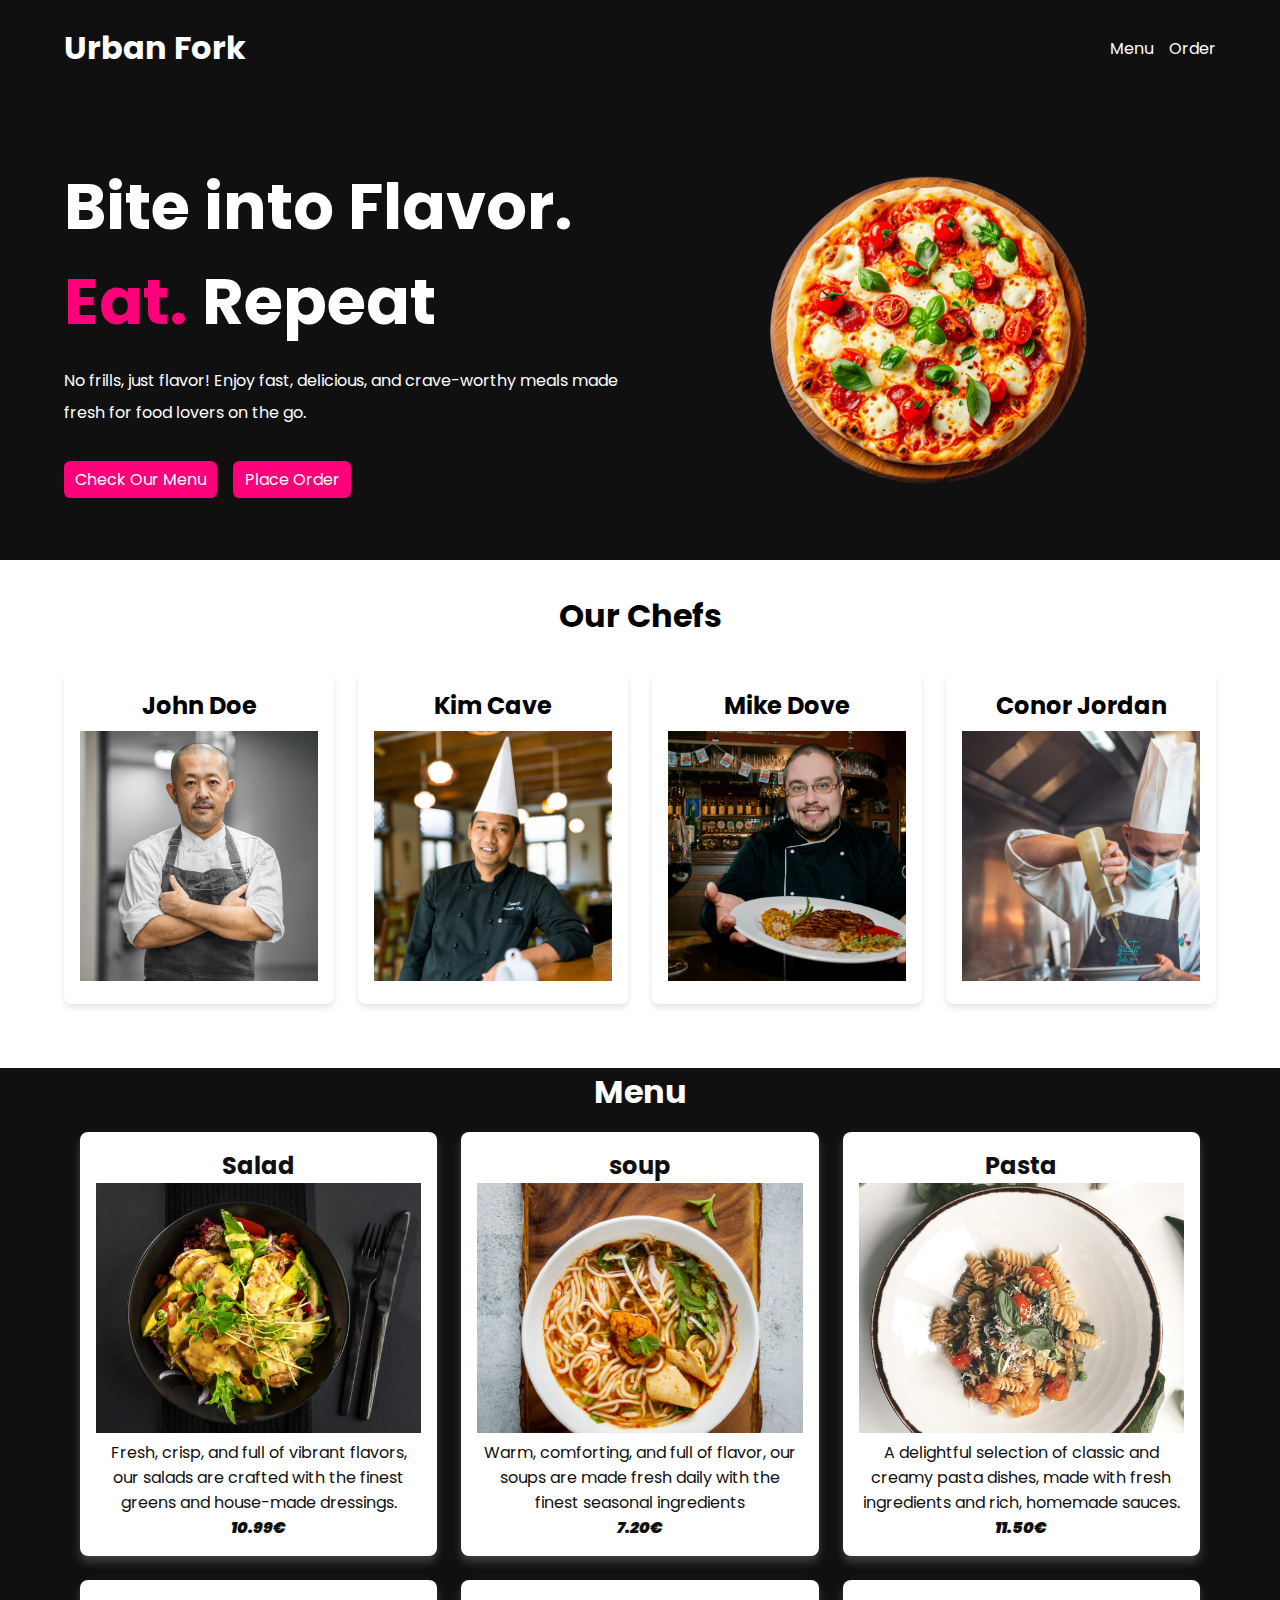
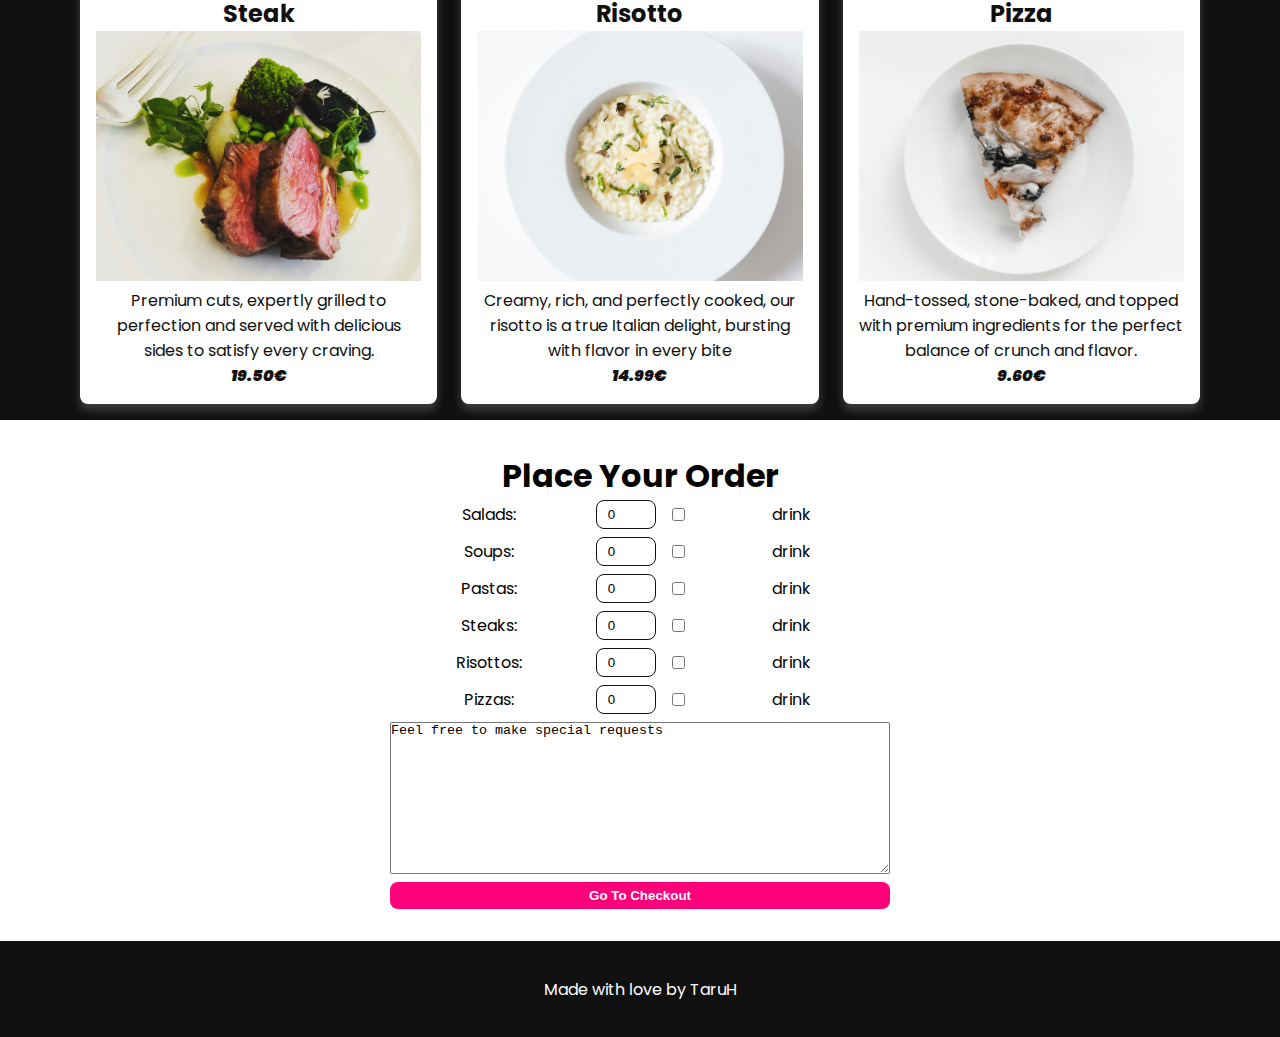
<file: html_final_project/index.html>
<!DOCTYPE html>
<html lang="en">
  <head>
    <meta charset="UTF-8" />
    <meta name="viewport" content="width=device-width, initial-scale=1.0" />
    <link rel="stylesheet" href="style.css" />
    <link rel="preconnect" href="https://fonts.googleapis.com" />
    <link rel="preconnect" href="https://fonts.gstatic.com" crossorigin />
    <link
      href="https://fonts.googleapis.com/css2?family=Poppins:ital,wght@0,100;0,200;0,300;0,400;0,500;0,600;0,700;0,800;0,900;1,100;1,200;1,300;1,400;1,500;1,600;1,700;1,800;1,900&display=swap"
      rel="stylesheet"
    />
    <title>The Urban Fork</title>
  </head>
  <body>
    <header>
      <nav>
        <div class="nav-center">
          <h1>Urban Fork</h1>
          <ul class="nav-links">
            <li><a class="nav-link" href="#menu">Menu</a></li>
            <li><a class="nav-link" href="#place-order">Order</a></li>
          </ul>
        </div>
      </nav>

      <section class="page-header">
        <div class="page-header_info">
          <h2 class="heading">Bite into Flavor. <span>Eat.</span> Repeat</h2>
          <p class="desc">
            No frills, just flavor! Enjoy fast, delicious, and crave-worthy
            meals made fresh for food lovers on the go.
          </p>
          <div class="cta-container">
            <a class="cta" href="#menu">Check Our Menu</a>
            <a class="cta" href="#place-order">Place Order</a>
          </div>
        </div>

        <figure class="header_img-container">
          <img
            id="header-img"
            src="./assets/images/header-img.png"
            alt="image of pizza"
          />
        </figure>
      </section>
    </header>

    <main>
      <section id="chefs">
        <h2>Our Chefs</h2>
        <div class="chef-container">
          <article class="chef">
            <h3>John Doe</h3>
            <figure>
              <img
                class="chef-img"
                src="./assets/images/chef1.jpg"
                alt="John Doe"
              />
            </figure>
          </article>
          <article class="chef">
            <h3>Kim Cave</h3>
            <figure>
              <img
                class="chef-img"
                src="./assets/images/chef2.jpg"
                alt="Kim Cave"
              />
            </figure>
          </article>
          <article class="chef">
            <h3>Mike Dove</h3>
            <figure>
              <img
                class="chef-img"
                src="./assets/images/chef3.jpg"
                alt="Mike Dove"
              />
            </figure>
          </article>
          <article class="chef">
            <h3>Conor Jordan</h3>
            <figure>
              <img
                class="chef-img"
                src="./assets/images/chef4.jpg"
                alt="Conor Jordan"
              />
            </figure>
          </article>
        </div>
      </section>

      <section id="menu">
        <div class="menu-container">
          <h2>Menu</h2>
          <div class="menu-items">
            <article class="menu-item">
              <h3>Salad</h3>
              <figure>
                <img src="./assets/images/salad.jpg" alt="salad" />
              </figure>
              <p>
                Fresh, crisp, and full of vibrant flavors, our salads are
                crafted with the finest greens and house-made dressings.
              </p>
              <p class="price">10.99€</p>
            </article>
            <article class="menu-item">
              <h3>soup</h3>
              <figure>
                <img src="./assets/images/soup.jpg" alt="soup" />
              </figure>
              <p>
                Warm, comforting, and full of flavor, our soups are made fresh
                daily with the finest seasonal ingredients
              </p>
              <p class="price">7.20€</p>
            </article>
            <article class="menu-item">
              <h3>Pasta</h3>
              <figure>
                <img src="./assets/images/pasta.jpg" alt="pasta" />
              </figure>
              <p>
                A delightful selection of classic and creamy pasta dishes, made
                with fresh ingredients and rich, homemade sauces.
              </p>
              <p class="price">11.50€</p>
            </article>
            <article class="menu-item">
              <h3>Steak</h3>
              <figure>
                <img src="./assets/images/steak.jpg" alt="steak" />
              </figure>
              <p>
                Premium cuts, expertly grilled to perfection and served with
                delicious sides to satisfy every craving.
              </p>
              <p class="price">19.50€</p>
            </article>
            <article class="menu-item">
              <h3>Risotto</h3>
              <figure>
                <img src="./assets/images/risotto.jpg" alt="risotto" />
              </figure>
              <p>
                Creamy, rich, and perfectly cooked, our risotto is a true
                Italian delight, bursting with flavor in every bite
              </p>
              <p class="price">14.99€</p>
            </article>
            <article class="menu-item">
              <h3>Pizza</h3>
              <figure>
                <img src="./assets/images/pizza.jpg" alt="pizza" />
              </figure>
              <p>
                Hand-tossed, stone-baked, and topped with premium ingredients
                for the perfect balance of crunch and flavor.
              </p>
              <p class="price">9.60€</p>
            </article>
          </div>
        </div>
      </section>
      <section id="place-order">
        <h2>Place Your Order</h2>

        <form>
          <div class="form-row">
            <label for="salad">Salads:</label>
            <input type="number" id="salad" name="salad" min="0" value="0" />
            <input type="checkbox" id="salad-drink" name="salad-drink" />
            <label for="salad-drink">drink</label>
          </div>
          <div class="form-row">
            <label for="soup">Soups:</label>
            <input type="number" id="soup" name="soup" min="0" value="0" />
            <input type="checkbox" id="soup-drink" name="soup-drink" />
            <label for="soup-drink">drink</label>
          </div>
          <div class="form-row">
            <label for="pasta">Pastas:</label>
            <input type="number" id="pasta" name="pasta" min="0" value="0" />
            <input type="checkbox" id="pasta-drink" name="pasta-drink" />
            <label for="pasta-drink">drink</label>
          </div>
          <div class="form-row">
            <label for="steak">Steaks:</label>
            <input type="number" id="steak" name="steak" min="0" value="0" />
            <input type="checkbox" name="steak-drink" id="steak-drink" />
            <label for="steak-drink">drink</label>
          </div>
          <div class="form-row">
            <label for="risotto">Risottos:</label>
            <input
              type="number"
              id="risotto"
              name="risotto"
              min="0"
              value="0"
            />
            <input type="checkbox" id="risotto-drink" name="risotto-drink" />
            <label for="risotto-drink">drink</label>
          </div>
          <div class="form-row">
            <label for="pizza">Pizzas:</label>
            <input type="number" id="pizza" name="pizza" min="0" value="0" />
            <input type="checkbox" id="pizza-drink" name="pizza-drink" />
            <label for="pizza-drink">drink</label>
          </div>

          <textarea name="special" id="special" rows="10" cols="10">
Feel free to make special requests</textarea
          >

          <input type="submit" value="Go To Checkout" />
        </form>
      </section>
    </main>

    <footer>
      <div class="footer-center">
        <p>Made with love by TaruH</p>
      </div>
    </footer>
  </body>
</html>
</file>
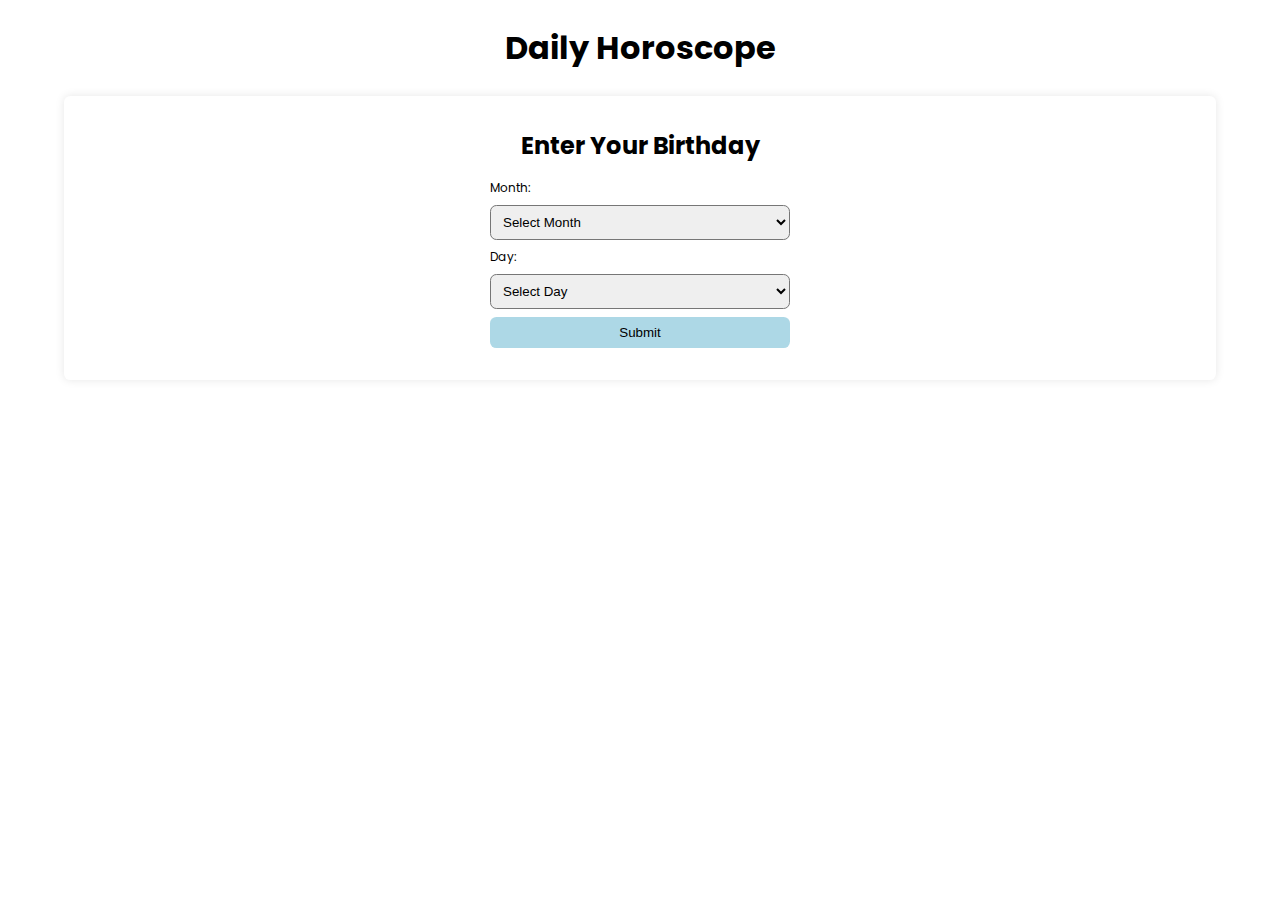
<file: js_checkpoint_project/index.html>
<!DOCTYPE html>
<html lang="en">
  <head>
    <meta charset="UTF-8" />
    <meta name="viewport" content="width=device-width, initial-scale=1.0" />
    <link rel="stylesheet" href="style.css" />
    <title>Daily Horoscope</title>
  </head>
  <body>
    <header class="container">
      <h1>Daily Horoscope</h1>
    </header>

    <section class="user-info show-user-info container">
      <h2>Enter Your Birthday</h2>
      <p class="error"></p>
      <form id="birthday-form">
        <label for="month">Month:</label>
        <select id="month" name="month" required>
          <option value="" disabled selected>Select Month</option>
          <option value="1">January</option>
          <option value="2">February</option>
          <option value="3">March</option>
          <option value="4">April</option>
          <option value="5">May</option>
          <option value="6">June</option>
          <option value="7">July</option>
          <option value="8">August</option>
          <option value="9">September</option>
          <option value="10">October</option>
          <option value="11">November</option>
          <option value="12">December</option>
        </select>

        <label for="day">Day:</label>
        <select id="day" name="day" required>
          <option value="" disabled selected>Select Day</option>
        </select>

        <button class="submit-btn" type="submit">Submit</button>
      </form>
    </section>
    <section class="result container"></section>

    <script type="module" src="./scripts/script.js"></script>
  </body>
</html>
</file>
<file: html_final_project/style.css>
* {
  padding: 0;
  margin: 0;
  box-sizing: border-box;
}

body {
  font-family: "Poppins", sans-serif;
}

h2 {
  font-size: 2rem;
}
h3 {
  font-size: 1.5rem;
}

header {
  background: #111010;
  display: flex;
  flex-direction: column;
  color: #fff;
  margin-bottom: 2rem;
}

nav {
  height: 6rem;
  display: flex;
  align-items: center;
  justify-content: center;
}

.nav-center {
  width: 90vw;
  display: flex;
  align-items: center;
  justify-content: space-between;
}

.nav-links {
  display: flex;
  align-items: center;
  list-style: none;
  gap: 1rem;
}

.nav-link {
  text-decoration: none;
  color: #fff;
  transition: color 0.2s ease-in-out;
}

.nav-link:hover {
  color: #ff007a;
}

.page-header {
  display: grid;
  grid-template-columns: 1fr;
  height: 100%;
  width: 90vw;
  margin: 0 auto;
  justify-content: center;
  align-items: center;
  background: #111010;
  padding: 2rem 0;
}

.header_img-container {
  display: none;
  align-items: center;
  justify-content: center;
}

#header-img {
  width: 100%;
  max-width: 400px;
  object-fit: cover;
}

.desc {
  line-height: 2;
  max-width: 600px;
}

.heading {
  font-size: 2rem;
  margin-bottom: 1rem;
}

.heading span {
  color: #ff007a;
}
.cta-container {
  margin-top: 2rem;
  display: flex;
  align-items: center;
  gap: 1rem;
  transition: all 0.2s ease-in-out;
}
.cta {
  text-decoration: none;
  color: #fff;
  padding: 0.375rem 0.7rem;
  background: #ff007a;
  border-radius: 0.4rem;
}

.cta:hover {
  background: #fff;
  color: #ff007a;
}
#chefs,
.menu-container,
#place-order {
  width: 90vw;
  margin: 0 auto;
  text-align: center;
  margin-bottom: 2rem;
}

#menu {
  background: #111010;
  color: #fff;
}
.chef-container {
  display: grid;
  grid-template-columns: 1fr;
  gap: 1.5rem;
  margin-top: 2rem;
  margin-bottom: 4rem;
}

.chef {
  border-radius: 0.5rem;
  box-shadow: 0 4px 6px rgba(0, 0, 0, 0.1);
  text-align: center;
  padding: 1rem;
  transition: transform 0.3s ease, box-shadow 0.3s ease;
  display: flex;
  flex-direction: column;
  gap: 0.5rem;
  border-radius: 0.5rem;
}
.chef:hover {
  transform: translateY(-5px);
  box-shadow: 0 6px 10px rgba(0, 0, 0, 0.2);
}

.chef-img,
.menu-item img {
  width: 100%;
  height: 250px;
  object-fit: cover;
  object-position: center;
}

.menu-items {
  display: grid;
  grid-template-columns: 1fr;
  gap: 1.5rem;
  background: #111010;
  color: #fff;
  padding: 1rem;
}

.menu-item {
  background: #fff;
  color: #111010;
  padding: 1rem;
  box-shadow: 0 6px 10px rgba(255, 255, 255, 0.2);
  transition: transform 0.3s ease, box-shadow 0.3s ease;
  border-radius: 0.5rem;
}
.menu-item:hover {
  transform: translateY(-5px);
  box-shadow: 0 6px 10px rgba(0, 0, 0, 0.2);
}

.price {
  font-style: italic;
  font-weight: 900;
}

form {
  width: 100%;
  max-width: 500px;
  margin: 0 auto;
  display: flex;
  flex-direction: column;
  gap: 0.5rem;
}

.form-row {
  display: flex;
  align-items: center;
  gap: 0.5rem;
}

.form-row label {
  flex: 1;
}

input[type="number"] {
  width: 60px;
  padding: 0.375rem 0.7rem;
  border-radius: 0.5rem;
  border: 1px solid #111010;
}

input[type="checkbox"] {
  margin-left: 0.5rem;
}

input[type="submit"] {
  background: #ff007a;
  padding: 0.375rem 0.7rem;
  border-radius: 0.5rem;
  border: none;
  color: #fff;
  font-weight: 900;
}

footer {
  height: 6rem;
  background: #111010;
  color: #fff;
  align-items: center;
  display: flex;
}

.footer-center {
  width: 90vw;
  margin: 0 auto;
  display: flex;
  justify-content: center;
}

@media (min-width: 992px) {
  .page-header {
    grid-template-columns: repeat(2, 1fr);
  }
  .header_img-container {
    display: flex;
  }
  .heading {
    font-size: 4rem;
  }
  .chef-container {
    grid-template-columns: repeat(4, 1fr);
  }
  .menu-items {
    grid-template-columns: repeat(3, 1fr);
  }
}
</file>
<file: js_checkpoint_project/style.css>
@import url("https://fonts.googleapis.com/css2?family=Poppins:ital,wght@0,100;0,200;0,300;0,400;0,500;0,600;0,700;0,800;0,900;1,100;1,200;1,300;1,400;1,500;1,600;1,700;1,800;1,900&display=swap");

* {
  padding: 0;
  margin: 0;
  box-sizing: border-box;
}

body {
  font-family: "Poppins", sans-serif;
}

.container {
  width: 90vw;
  max-width: 1220px;
  margin: 0 auto;
}

header {
  display: flex;
  align-items: center;
  justify-content: center;
  height: 6rem;
}

.user-info {
  text-align: center;
  box-shadow: 0 0 10px rgba(0, 0, 0, 0.1);
  border-radius: 0.4rem;
  display: none;
  flex-direction: column;
  align-items: center;
  gap: 1rem;
  padding: 2rem;
}

.show-user-info {
  display: flex;
}

form {
  display: flex;
  flex-direction: column;
  gap: 0.5rem;
  width: 100%;
  max-width: 300px;
}

label {
  align-self: flex-start;
  font-size: 12px;
}

select {
  padding: 0.5rem;
  border-radius: 0.4rem;
}

.submit-btn {
  padding: 0.5rem;
  border-radius: 0.4rem;
  border: none;
  background-color: lightblue;
}

.error {
  color: #ff0000;
  text-align: center;
  padding: 1rem;
  border: 1px solid #ff0000;
  font-weight: 600;
  display: none;
}

.show-error {
  display: block;
}
.result {
  display: none;
  flex-direction: column;
  align-items: center;
  justify-content: center;
}

.show-result {
  display: flex;
}

.result-container {
  box-shadow: 0 0 10px rgba(0, 0, 0, 0.1);
  padding: 2rem;
  border-radius: 0.4rem;
}

.result-container h3 {
  font-weight: 900;
}

.result-container h1 {
  font-weight: 900;
  font-size: 40px;
  text-align: center;
}
.close-btn {
  padding: 0.7rem;
  border-radius: 0.4rem;
  border: none;
  background: #ff0000;
  color: #fff;
  font-weight: 900;
  display: none;
}

.show-close-btn {
  display: block;
}

ul {
  list-style: none;
}
</file>
